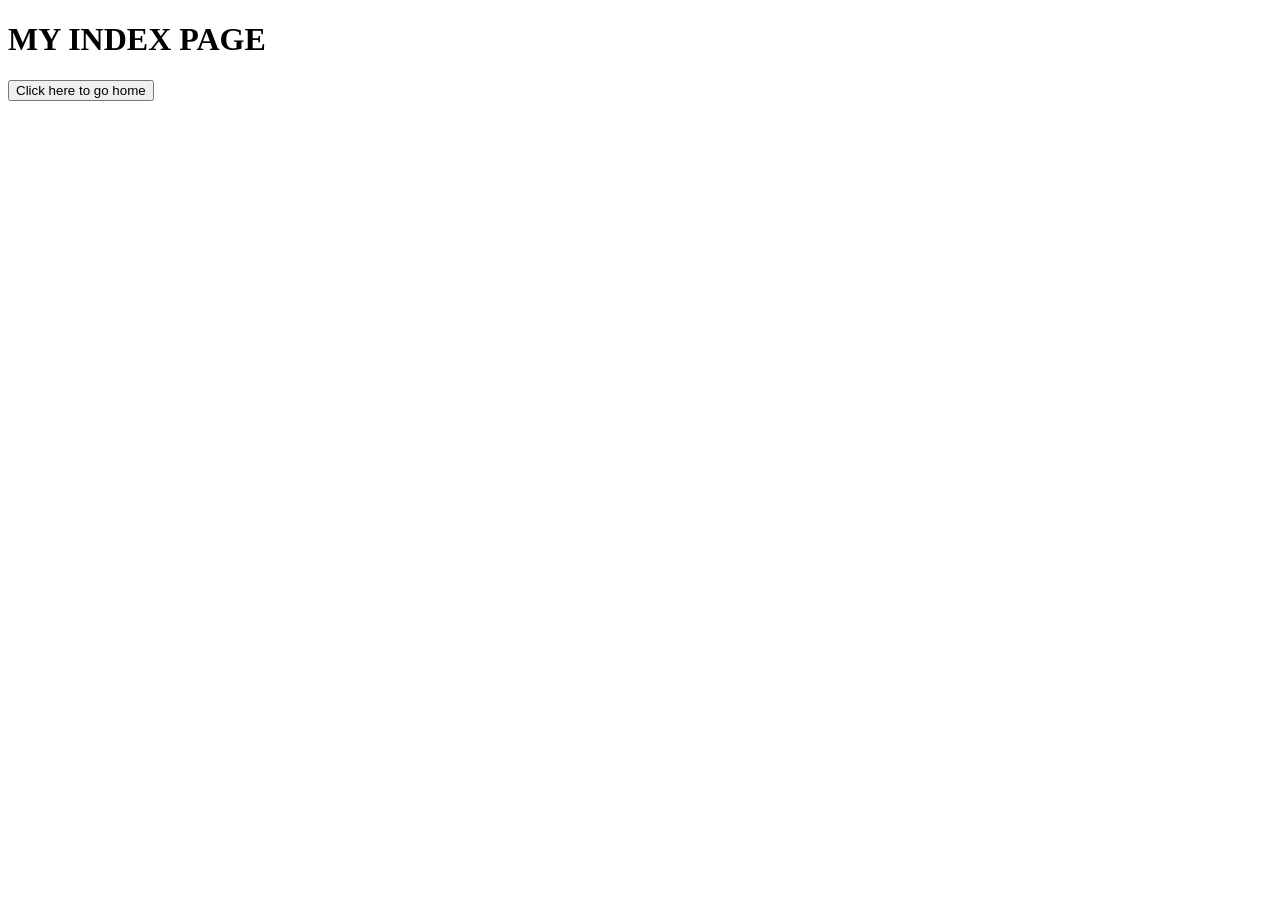
<file: src/main/resources/static/index.html>
<!DOCTYPE html>
<html lang="en">
<head>
    <meta charset="UTF-8">
    <title>welcome to my index page</title>
</head>
<body>
<h1>MY INDEX PAGE</h1>
<a href="facebookHome"><button class="btn btn-primary pull-right btn-sm" type="submit">Click here to go home</button></a>
</body>
</html>
</file>
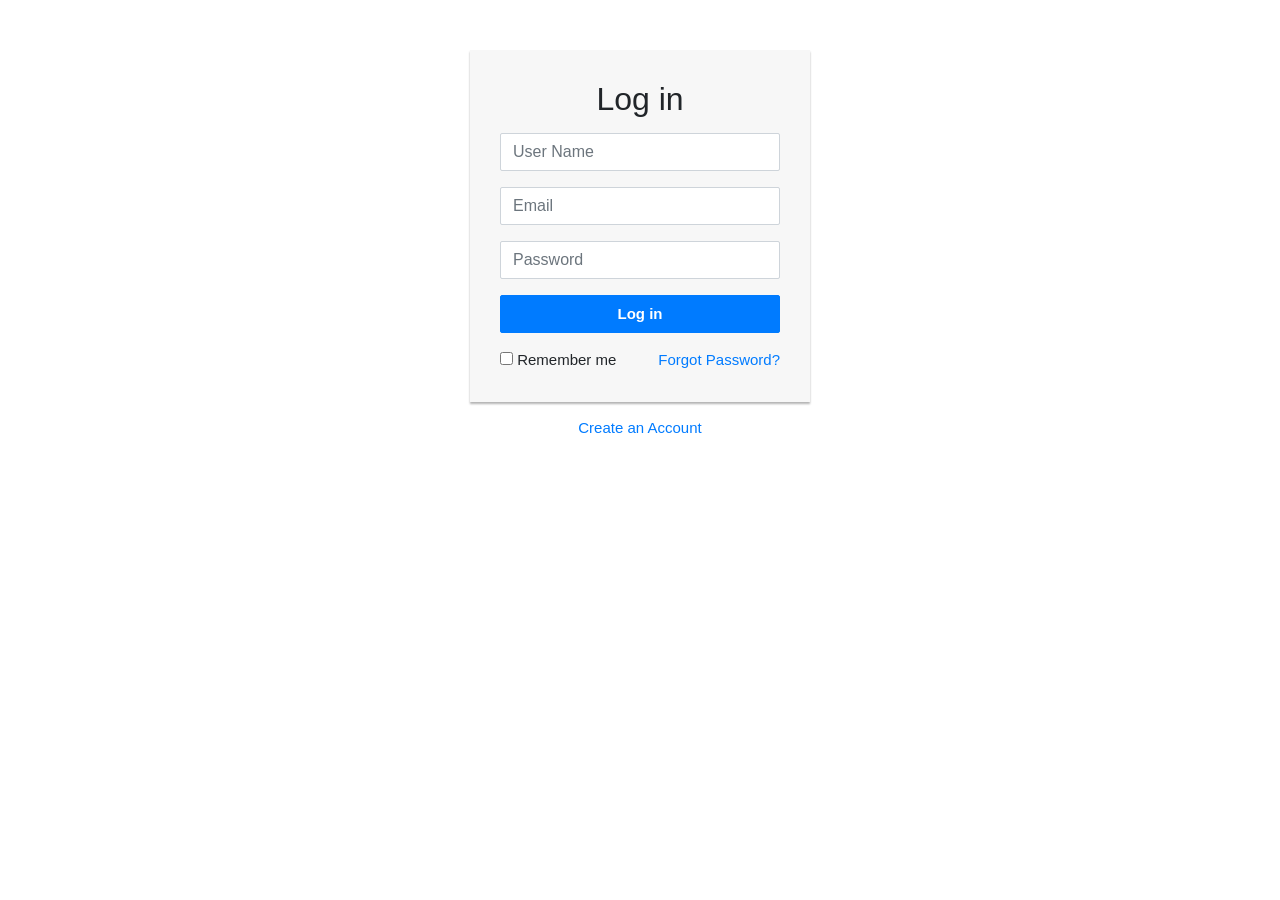
<file: src/main/resources/templates/loginPage.html>
<!DOCTYPE html>
<html xmlns="http://www.w3.org/1999/xhtml"
      xmlns:th="http://www.thymeleaf.org">
<head>
    <meta charset="utf-8">
    <meta name="viewport" content="width=device-width, initial-scale=1, shrink-to-fit=no">
    <title>Bootstrap Simple Login Form</title>
    <link rel="stylesheet" href="https://stackpath.bootstrapcdn.com/bootstrap/4.5.0/css/bootstrap.min.css">
    <link rel="stylesheet" href="https://maxcdn.bootstrapcdn.com/font-awesome/4.7.0/css/font-awesome.min.css">
    <script src="https://code.jquery.com/jquery-3.5.1.min.js"></script>
    <script src="https://cdn.jsdelivr.net/npm/popper.js@1.16.0/dist/umd/popper.min.js"></script>
    <script src="https://stackpath.bootstrapcdn.com/bootstrap/4.5.0/js/bootstrap.min.js"></script>
    <style>
        .login-form {
            width: 340px;
            margin: 50px auto;
            font-size: 15px;
        }
        .login-form form {
            margin-bottom: 15px;
            background: #f7f7f7;
            box-shadow: 0px 2px 2px rgba(0, 0, 0, 0.3);
            padding: 30px;
        }
        .login-form h2 {
            margin: 0 0 15px;
        }
        .form-control, .btn {
            min-height: 38px;
            border-radius: 2px;
        }
        .btn {
            font-size: 15px;
            font-weight: bold;
        }
    </style>
</head>
<body>
<div class="login-form">
    <form action="#" th:action="@{/loginPost}" th:object="${user}" method="post">
        <h2 class="text-center">Log in</h2>
        <div class="form-group">
            <input type="text" th:field="*{userName}" class="form-control" placeholder="User Name" required="required">
        </div>
        <div class="form-group">
            <input type="text" th:field="*{email}" class="form-control" placeholder="Email" required="required">
        </div>
        <div class="form-group">
            <input type="password" th:field="*{password}" class="form-control" placeholder="Password" required="required">
        </div>

        <div class="form-group">
            <button type="submit" class="btn btn-primary btn-block">Log in</button>
        </div>
        <div class="clearfix">
            <label class="float-left form-check-label"><input type="checkbox"> Remember me</label>
            <a href="#" class="float-right">Forgot Password?</a>
        </div>
    </form>
    <p class="text-center"><a href="/signUp">Create an Account</a></p>
</div>
</body>
</html>
</file>
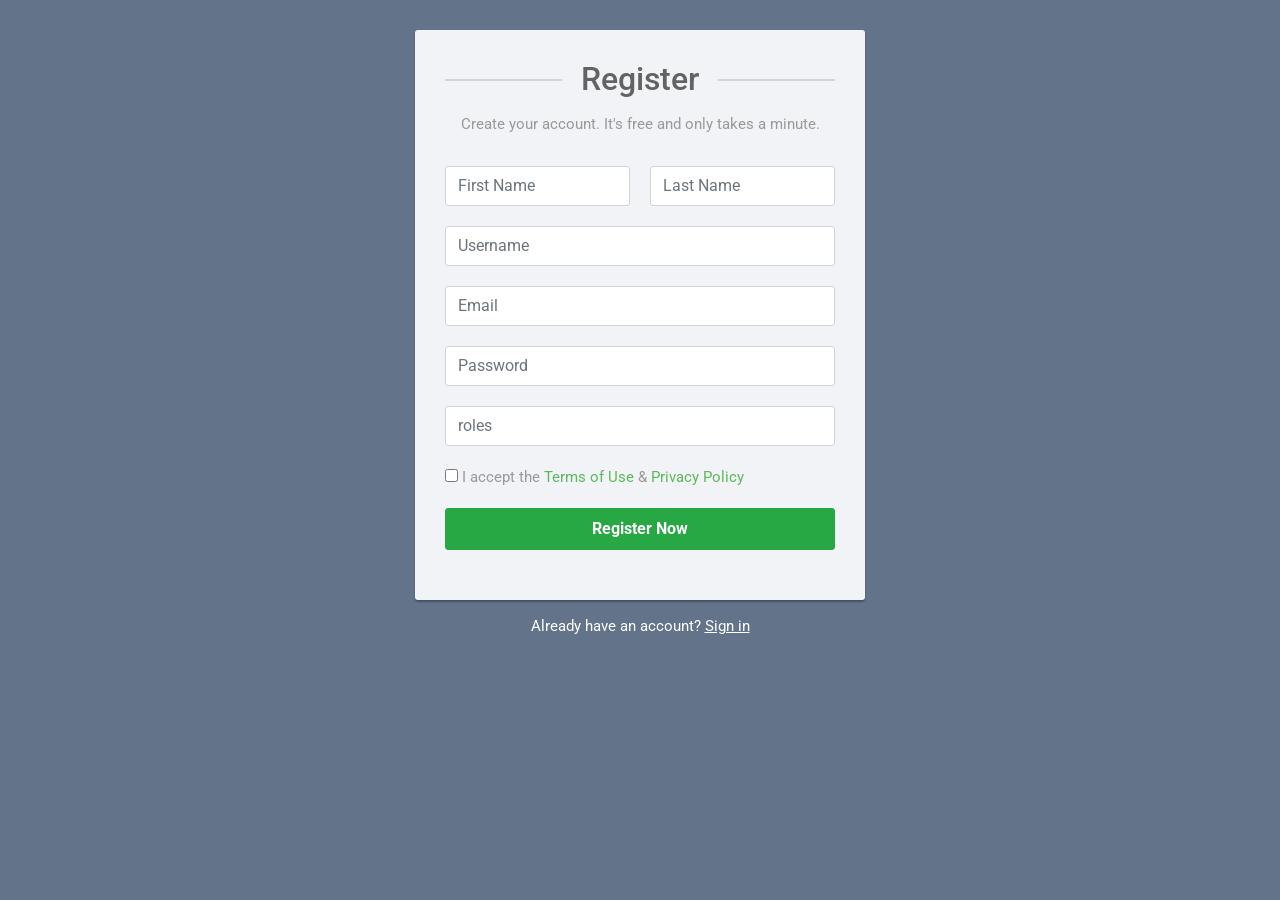
<file: src/main/resources/templates/signUpPage.html>
<!DOCTYPE html>
<html xmlns="http://www.w3.org/1999/xhtml"
      xmlns:th="http://www.thymeleaf.org">
<head>
    <meta charset="utf-8">
    <meta name="viewport" content="width=device-width, initial-scale=1, shrink-to-fit=no">
    <link rel="stylesheet" href="https://fonts.googleapis.com/css?family=Roboto:400,700">
    <title>Bootstrap Simple Registration Form</title>
    <link rel="stylesheet" href="https://stackpath.bootstrapcdn.com/bootstrap/4.5.0/css/bootstrap.min.css">
    <link rel="stylesheet" href="https://maxcdn.bootstrapcdn.com/font-awesome/4.7.0/css/font-awesome.min.css">
    <script src="https://code.jquery.com/jquery-3.5.1.min.js"></script>
    <script src="https://cdn.jsdelivr.net/npm/popper.js@1.16.0/dist/umd/popper.min.js"></script>
    <script src="https://stackpath.bootstrapcdn.com/bootstrap/4.5.0/js/bootstrap.min.js"></script>
    <style>
        body {
            color: #fff;
            background: #63738a;
            font-family: 'Roboto', sans-serif;
        }
        .form-control {
            height: 40px;
            box-shadow: none;
            color: #969fa4;
        }
        .form-control:focus {
            border-color: #5cb85c;
        }
        .form-control, .btn {
            border-radius: 3px;
        }
        .signup-form {
            width: 450px;
            margin: 0 auto;
            padding: 30px 0;
            font-size: 15px;
        }
        .signup-form h2 {
            color: #636363;
            margin: 0 0 15px;
            position: relative;
            text-align: center;
        }
        .signup-form h2:before, .signup-form h2:after {
            content: "";
            height: 2px;
            width: 30%;
            background: #d4d4d4;
            position: absolute;
            top: 50%;
            z-index: 2;
        }
        .signup-form h2:before {
            left: 0;
        }
        .signup-form h2:after {
            right: 0;
        }
        .signup-form .hint-text {
            color: #999;
            margin-bottom: 30px;
            text-align: center;
        }
        .signup-form form {
            color: #999;
            border-radius: 3px;
            margin-bottom: 15px;
            background: #f2f3f7;
            box-shadow: 0px 2px 2px rgba(0, 0, 0, 0.3);
            padding: 30px;
        }
        .signup-form .form-group {
            margin-bottom: 20px;
        }
        .signup-form input[type="checkbox"] {
            margin-top: 3px;
        }
        .signup-form .btn {
            font-size: 16px;
            font-weight: bold;
            min-width: 140px;
            outline: none !important;
        }
        .signup-form .row div:first-child {
            padding-right: 10px;
        }
        .signup-form .row div:last-child {
            padding-left: 10px;
        }
        .signup-form a {
            color: #fff;
            text-decoration: underline;
        }
        .signup-form a:hover {
            text-decoration: none;
        }
        .signup-form form a {
            color: #5cb85c;
            text-decoration: none;
        }
        .signup-form form a:hover {
            text-decoration: underline;
        }
    </style>
</head>
<body>

<div class="signup-form">
    <form action="#" th:action="@{/handleSignUp}" th:object="${user}" method="post">
        <h2>Register</h2>
        <p class="hint-text">Create your account. It's free and only takes a minute.</p>
        <div class="form-group">
            <div class="row">
                <div class="col"><input type="text" th:field="*{firstName}"  class="form-control" name="firstName" placeholder="First Name" required="required"></div>
                <div class="col"><input type="text" th:field="*{lastName}" class="form-control" name="lastName" placeholder="Last Name" required="required"></div>
            </div>
        </div>
        <div class="form-group">
            <input type="text"  th:field="*{userName}" class="form-control" name="userName" placeholder="Username" required="required">
        </div>
        <div class="form-group">
            <input type="email"  th:field="*{email}" class="form-control" name="email" placeholder="Email" required="required">
        </div>
        <div class="form-group">
            <input type="password" class="form-control" name="password" th:field="*{password}" placeholder="Password" required="required">
        </div>
        <div class="form-group">
            <input type="text" class="form-control" name="roles" th:field="*{roles}" placeholder="roles" required="required">
        </div>

        <div class="form-group">
            <label class="form-check-label"><input type="checkbox" required="required"> I accept the <a href="#">Terms of Use</a> &amp; <a href="#">Privacy Policy</a></label>
        </div>
        <div class="form-group">
            <button type="submit" class="btn btn-success btn-lg btn-block">Register Now</button>
        </div>
    </form>
    <div class="text-center">Already have an account? <a href="/">Sign in</a></div>
</div>
</body>
</html>
</file>
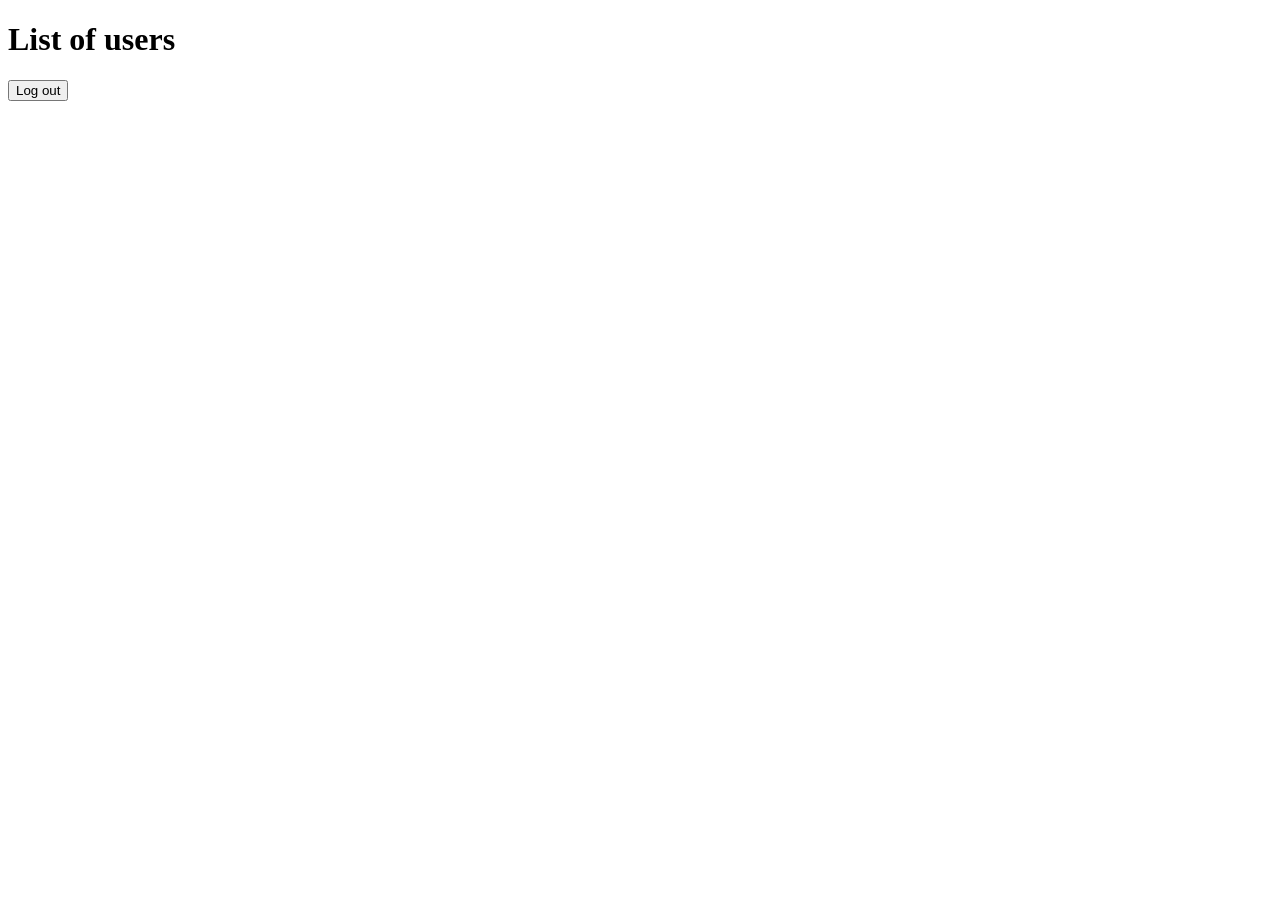
<file: src/main/resources/templates/Users.html>
<!DOCTYPE html>
<html lang="en">
<head>
    <meta charset="UTF-8">
    <title>Blog Users</title>
</head>
<body>
<h1>List of users</h1>
<form class="form-signin" method="get" action="/logout">
    <button class="btn btn-lg btn-primary btn-block" type="submit">Log out</button>
</form>
</body>
</html>
</file>
